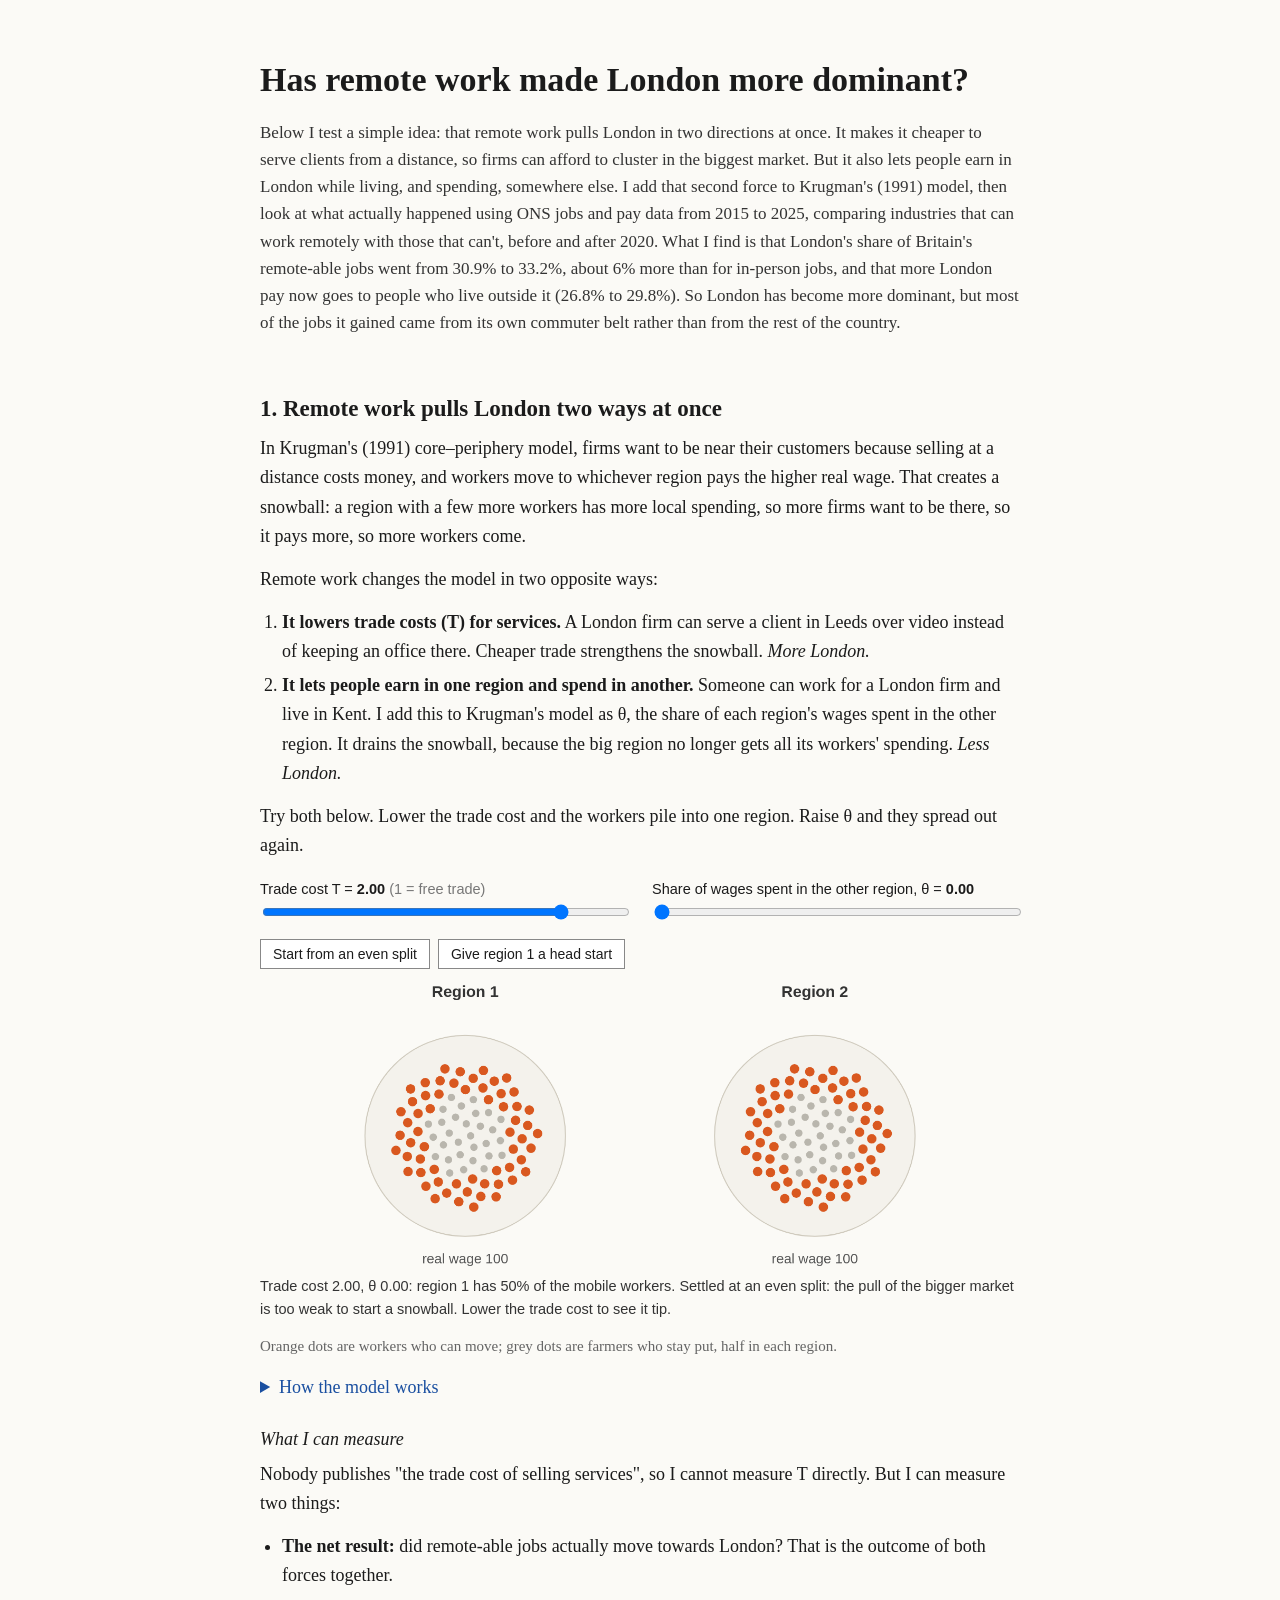
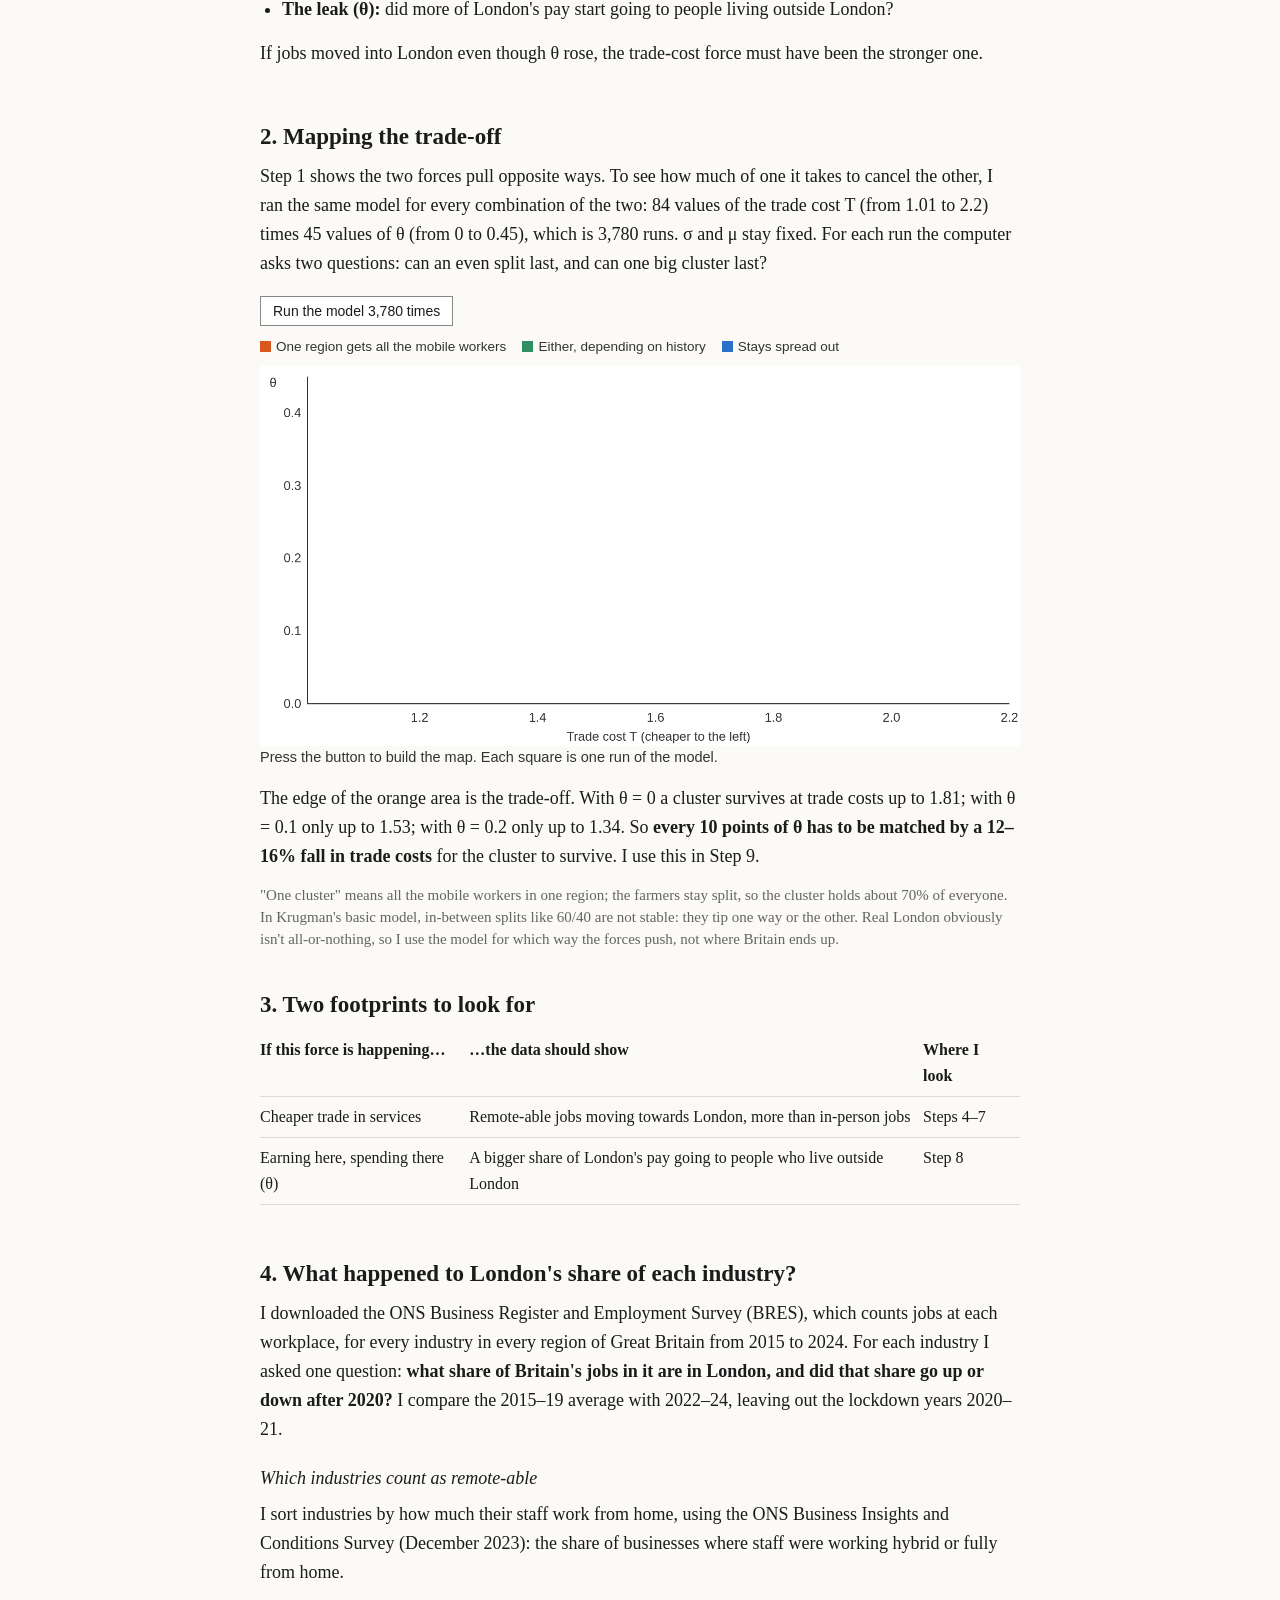
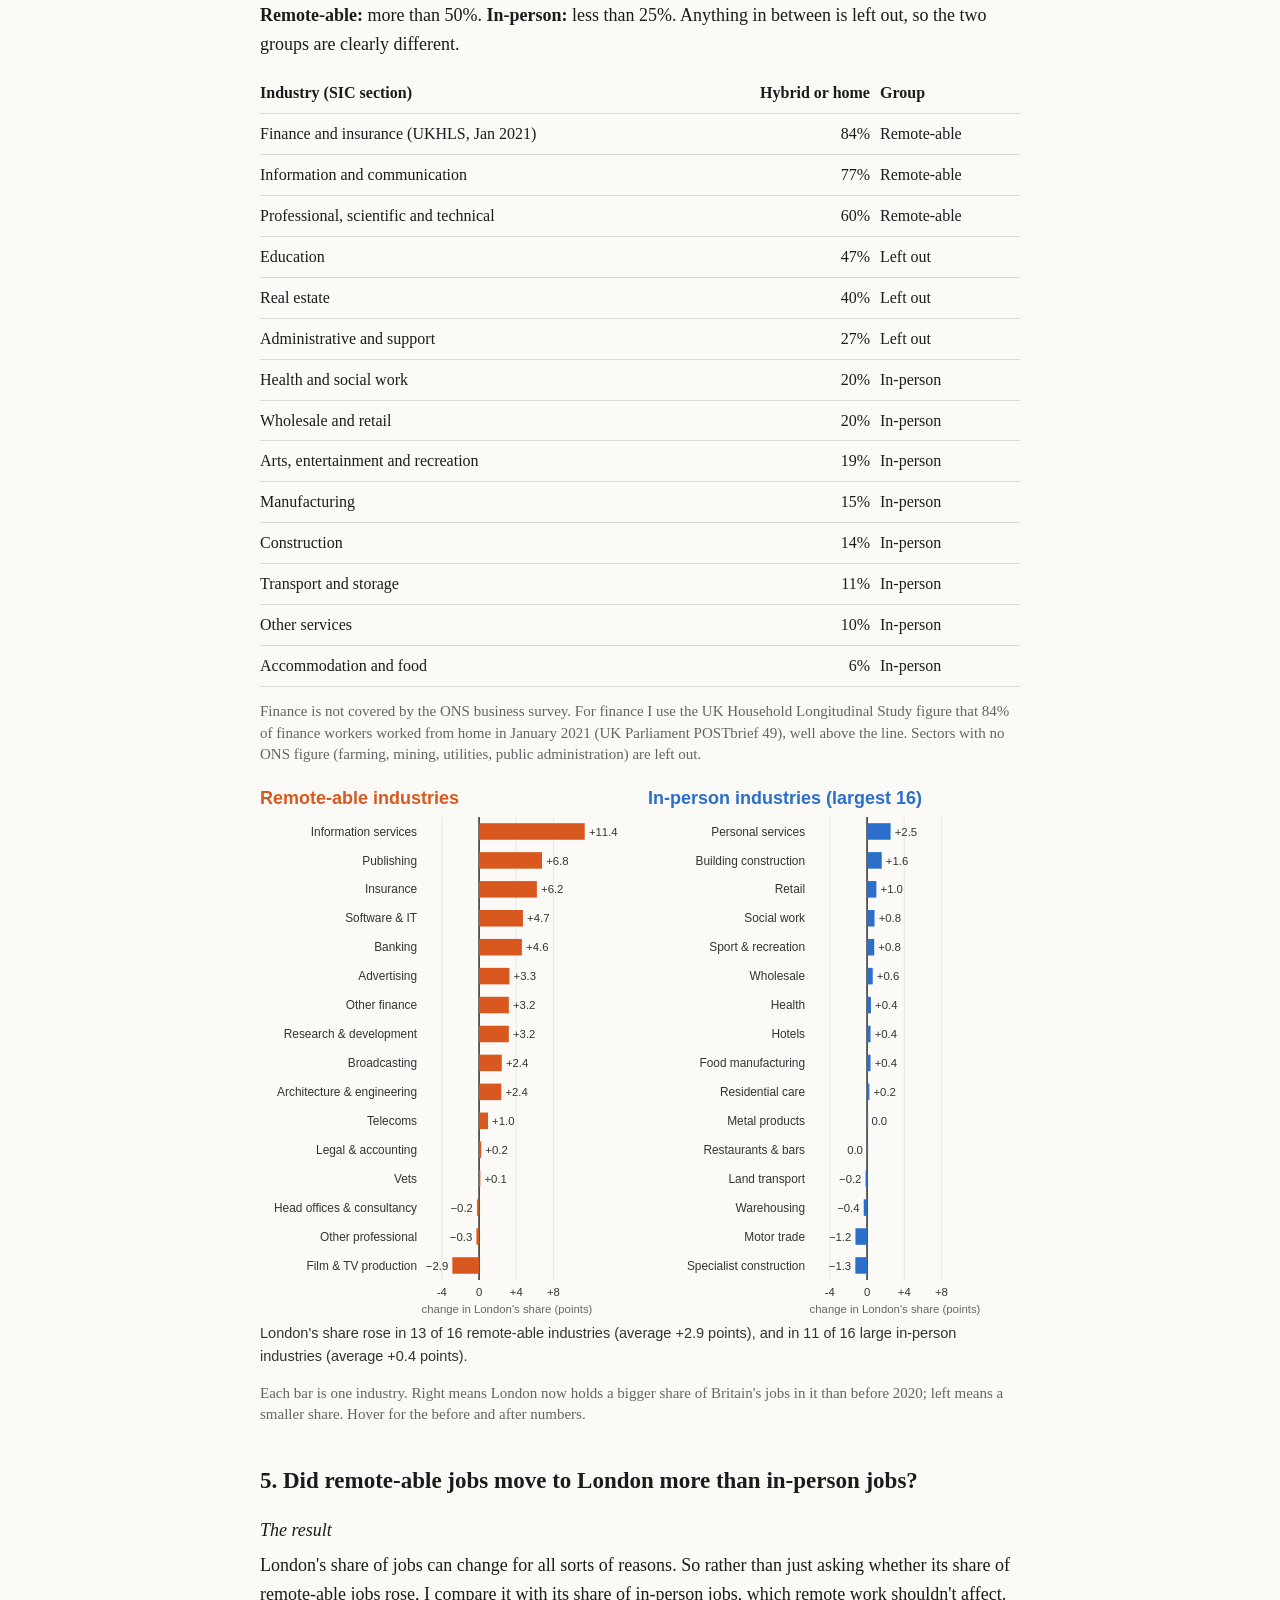
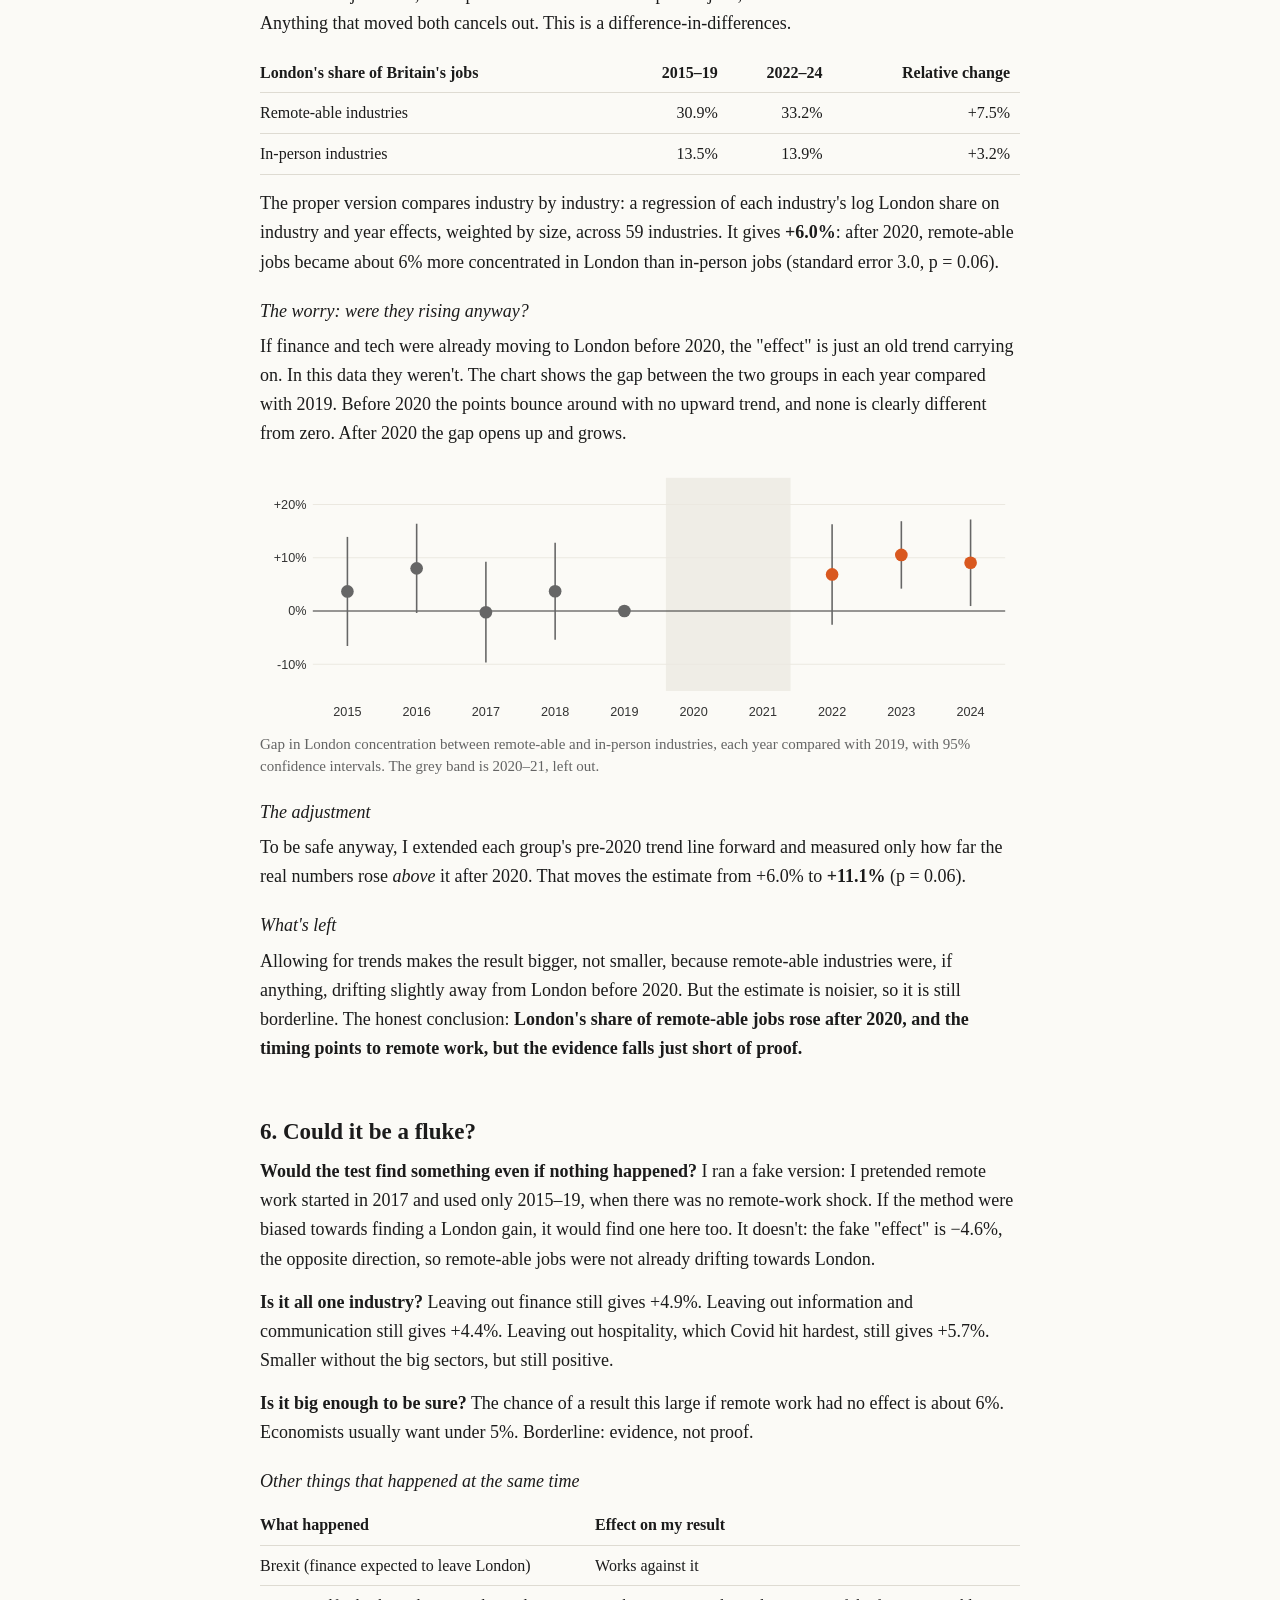
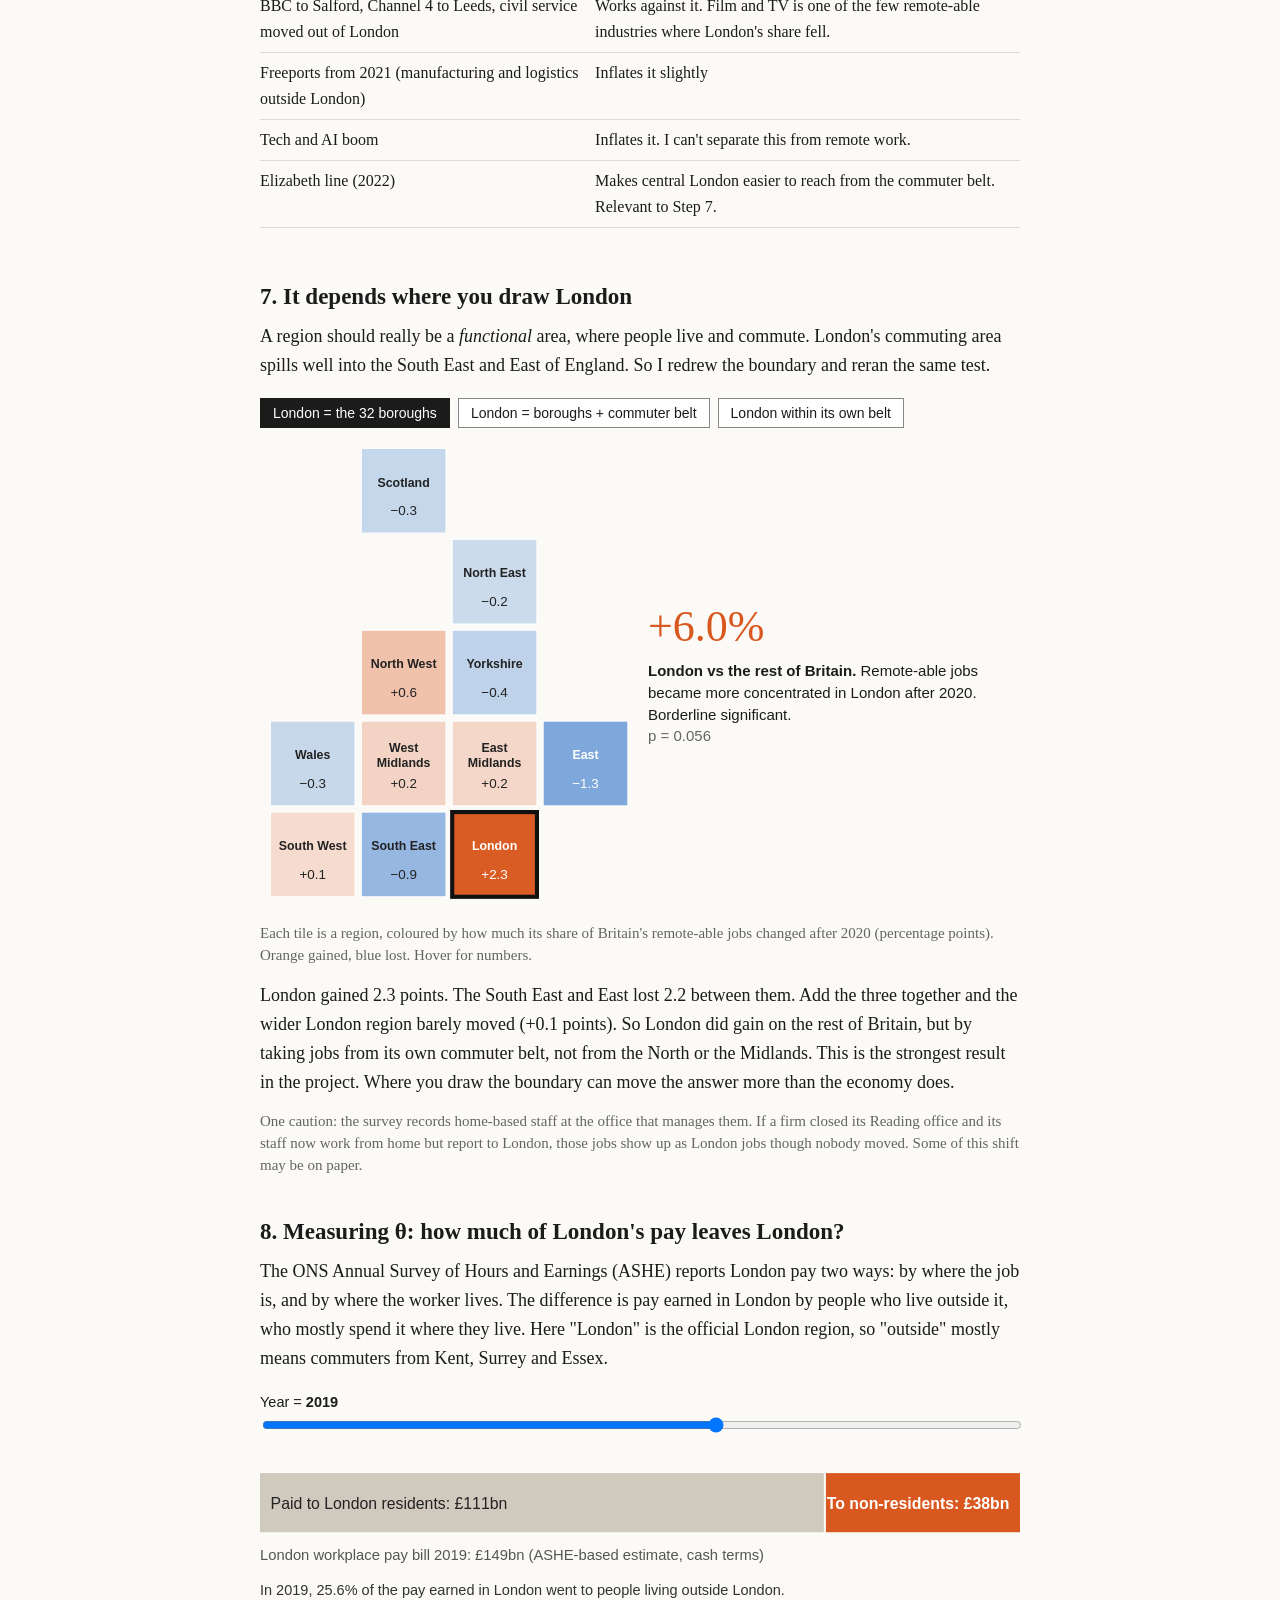
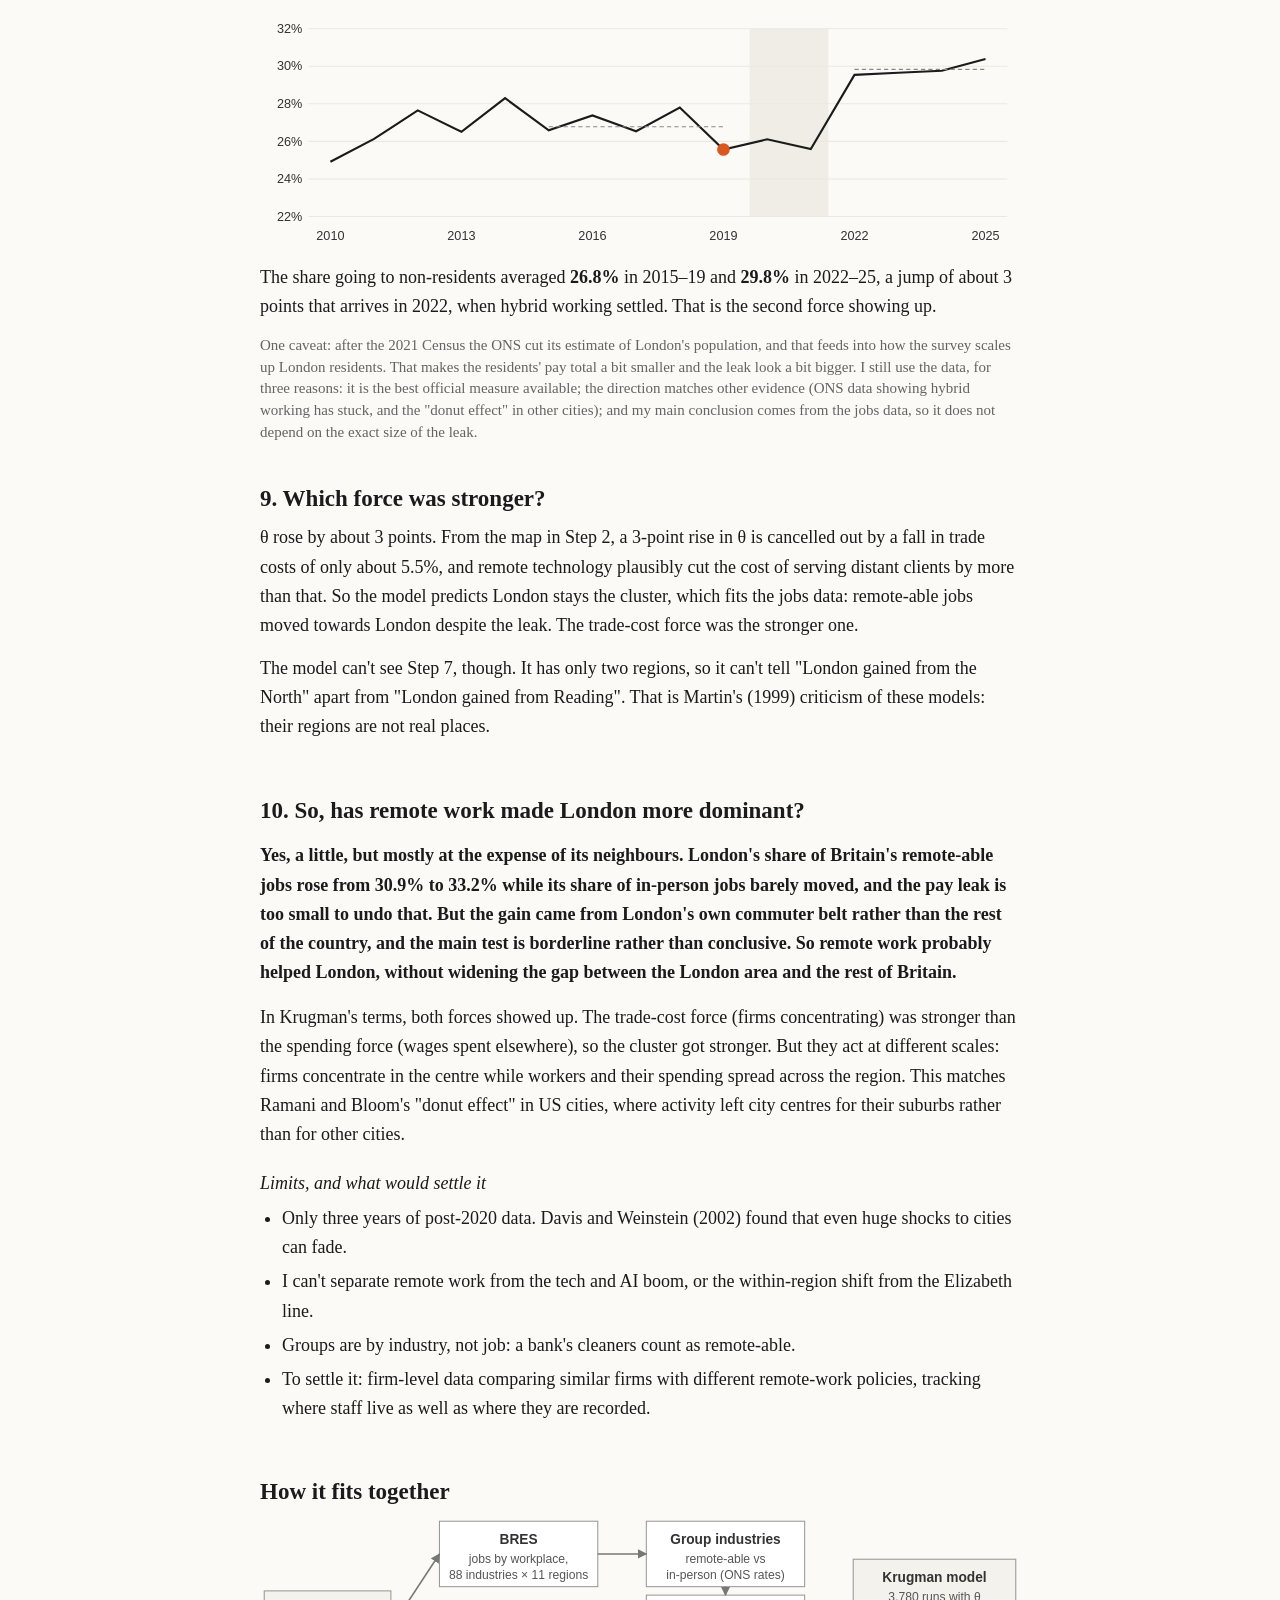
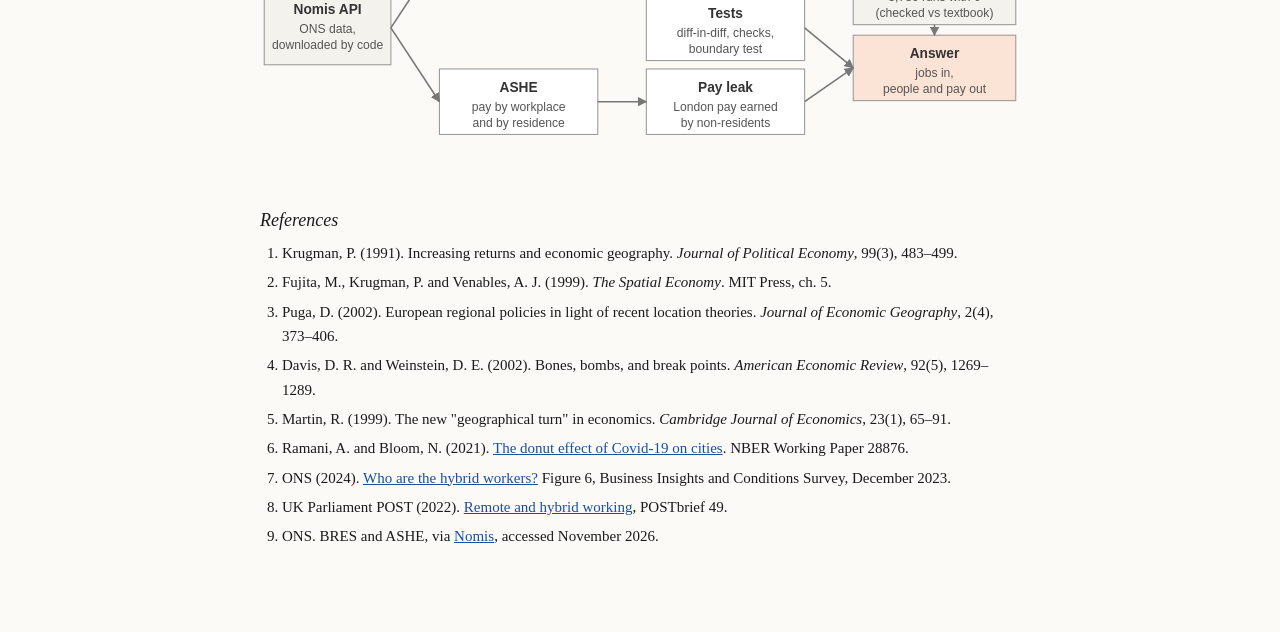
<file: supervision-3-remote-work-london/site/index.html>
<!DOCTYPE html>
<html lang="en-GB">
<head>
<meta charset="utf-8">
<meta name="viewport" content="width=device-width, initial-scale=1">
<title>Has remote work made London more dominant?</title>
<style>

:root { --ink:#1b1b1b; --grey:#646464; --faint:#9a9a9a; --rule:#dedbd2; --paper:#fbfaf6; --wash:#f1efe8; --link:#1a4fa0; --or:#d9581f; --bl:#2a6fc9; --gr:#2e8f63; }
html { background:var(--paper); }
body { margin:0; background:var(--paper); color:var(--ink); font-family:Georgia,"Times New Roman",serif; font-size:18px; line-height:1.62; }
.wrap { max-width:760px; margin:0 auto; padding:0 20px; }
header { padding:60px 0 26px; }
h1 { font-size:34px; line-height:1.2; font-weight:bold; margin:0 0 18px; }
.sub { font-size:20px; color:var(--grey); margin:0 0 14px; }
.by { font-size:15px; color:var(--grey); font-family:Arial,Helvetica,sans-serif; }
.step { padding:18px 0 8px; }
h2 { font-size:23px; line-height:1.3; font-weight:bold; margin:14px 0 10px; }
h3 { font-size:18px; font-style:italic; font-weight:normal; margin:20px 0 6px; }
p { margin:0 0 14px; }
a { color:var(--link); }
ul, ol { padding-left:22px; margin:0 0 14px; } li { margin-bottom:5px; }
.sans { font-family:Arial,Helvetica,sans-serif; }
.panel { margin:18px 0 14px; }
.panel canvas, .panel svg { display:block; width:100%; height:auto; }
.ctl { font-family:Arial,Helvetica,sans-serif; font-size:14.5px; display:grid; grid-template-columns:1fr 1fr; gap:10px 24px; margin:0 0 12px; }
.ctl label { display:block; }
.ctl input[type=range] { width:100%; }
.ctl b { font-variant-numeric:tabular-nums; }
.btns { font-family:Arial,Helvetica,sans-serif; display:flex; flex-wrap:wrap; gap:8px; margin:6px 0 10px; }
button { font:14px Arial,Helvetica,sans-serif; padding:6px 12px; border:1px solid #888; background:#fff; color:var(--ink); cursor:pointer; }
button:hover { border-color:var(--ink); }
button[aria-pressed=true] { background:var(--ink); color:#fff; border-color:var(--ink); }
.read { font-family:Arial,Helvetica,sans-serif; font-size:14.5px; color:#333; min-height:1.5em; }
.cap { font-size:15px; color:var(--grey); line-height:1.45; margin:8px 0 0; }
.key { font-family:Arial,Helvetica,sans-serif; font-size:13.5px; color:#333; display:flex; flex-wrap:wrap; gap:4px 16px; margin:4px 0 8px; }
.sq { display:inline-block; width:11px; height:11px; margin-right:5px; vertical-align:-1px; }
table { border-collapse:collapse; font-size:16px; width:100%; margin:8px 0 14px; }
th, td { padding:7px 10px 7px 0; border-bottom:1px solid var(--rule); text-align:left; vertical-align:top; }
td.n, th.n { text-align:right; font-variant-numeric:tabular-nums; white-space:nowrap; }
tr.hl td { font-weight:bold; }
.answer { font-weight:bold; margin:16px 0; }
.big { font-size:44px; line-height:1.05; font-family:Georgia,serif; }
.two { display:grid; grid-template-columns:1fr 1fr; gap:16px; }
@media (max-width:640px) { .ctl, .two { grid-template-columns:1fr; } h1 { font-size:30px; } }
#tip { position:fixed; pointer-events:none; background:#fff; border:1px solid #999; font:13px Arial,sans-serif; padding:5px 8px; display:none; z-index:9; max-width:260px; line-height:1.4; }
ol.refs { font-size:15px; }
footer { padding:30px 0 70px; }
details { margin:14px 0 18px; }
summary { cursor:pointer; color:var(--link); padding:2px 0; }
details[open] summary { margin-bottom:10px; }
.eq { font-family:"Courier New",monospace; font-size:14.5px; line-height:1.9; margin:6px 0 14px 12px; overflow-x:auto; white-space:nowrap; }

figure.panel { margin:14px 0; }
.abstract { font-size:17px; line-height:1.6; color:#333; margin:0; }
</style>
</head>
<body>
<div id="tip"></div>
<div class="wrap">

<header>
  <h1>Has remote work made London more dominant?</h1>
  <p class="abstract">Below I test a simple idea: that remote work pulls London in two directions at once. It makes it cheaper to serve clients from a distance, so firms can afford to cluster in the biggest market. But it also lets people earn in London while living, and spending, somewhere else. I add that second force to Krugman's (1991) model, then look at what actually happened using ONS jobs and pay data from 2015 to 2025, comparing industries that can work remotely with those that can't, before and after 2020. What I find is that London's share of Britain's remote-able jobs went from 30.9% to 33.2%, about 6% more than for in-person jobs, and that more London pay now goes to people who live outside it (26.8% to 29.8%). So London has become more dominant, but most of the jobs it gained came from its own commuter belt rather than from the rest of the country.</p>
</header>

<!-- STEP 1 -->
<section class="step">
  <h2>1. Remote work pulls London two ways at once</h2>
  <p>In Krugman's (1991) core–periphery model, firms want to be near their customers because selling at a distance costs money, and workers move to whichever region pays the higher real wage. That creates a snowball: a region with a few more workers has more local spending, so more firms want to be there, so it pays more, so more workers come.</p>
  <p>Remote work changes the model in two opposite ways:</p>
  <ol>
    <li><b>It lowers trade costs (T) for services.</b> A London firm can serve a client in Leeds over video instead of keeping an office there. Cheaper trade strengthens the snowball. <i>More London.</i></li>
    <li><b>It lets people earn in one region and spend in another.</b> Someone can work for a London firm and live in Kent. I add this to Krugman's model as θ, the share of each region's wages spent in the other region. It drains the snowball, because the big region no longer gets all its workers' spending. <i>Less London.</i></li>
  </ol>
  <p>Try both below. Lower the trade cost and the workers pile into one region. Raise θ and they spread out again.</p>
  <div class="panel">
    <div class="ctl">
      <label>Trade cost T = <b id="t1v"></b> <span style="color:#777">(1 = free trade)</span><input type="range" id="t1" min="1.05" max="2.2" step="0.01" value="2.0"></label>
      <label>Share of wages spent in the other region, θ = <b id="th1v"></b><input type="range" id="th1" min="0" max="0.45" step="0.01" value="0"></label>
    </div>
    <div class="btns"><button type="button" id="even">Start from an even split</button><button type="button" id="head">Give region 1 a head start</button></div>
    <canvas id="dots" width="1440" height="560" aria-label="Animated workers moving between two regions"></canvas>
    <p class="read" id="dotsread"></p>
    <p class="cap" style="margin-top:4px">Orange dots are workers who can move; grey dots are farmers who stay put, half in each region.</p>
  </div>
  <details>
    <summary>How the model works</summary>
    <p>The model is Krugman (1991) in the textbook form of Fujita, Krugman and Venables (1999, ch. 5). For any split of mobile workers between the regions (λ in region 1), four equations give each region's income, prices and wages:</p>
    <div class="eq">
      Income: &nbsp;Y₁ = μ[(1−θ)·λ·w₁ + θ·(1−λ)·w₂] + (1−μ)/2<br>
      Price index: &nbsp;G₁ = [λ·w₁^(1−σ) + (1−λ)·(T·w₂)^(1−σ)]^(1/(1−σ))<br>
      Wage: &nbsp;w₁ = [Y₁·G₁^(σ−1) + Y₂·G₂^(σ−1)·T^(1−σ)]^(1/σ)<br>
      Real wage: &nbsp;ω₁ = w₁·[(1−θ)·G₁^(−μ) + θ·G₂^(−μ)]
    </div>
    <p>Region 2 is the mirror image. The only change I made to Krugman is θ: a share θ of each region's wages is spent in the other region, so it enters the income and real-wage equations. With θ = 0 it is exactly Krugman's model.</p>
    <p>These equations cannot be solved by hand, because each region's wage depends on the other's. So the computer guesses the wages, plugs them in, gets a slightly better answer, and repeats until the answer stops changing. Then, about sixty times a second, it works out the real wage in each region, moves a few workers towards the region that pays more, and redraws the dots.</p>
    <p>Two numbers are held fixed at standard textbook values: σ = 5 (how different the products are from each other) and μ = 0.4 (the share of spending on these goods and services). As a check, with θ = 0 my code finds the textbook tipping points: the break point at T = 1.63 and the sustain point at T = 1.81, matching the published formulas to seven significant figures.</p>
  </details>
  <h3>What I can measure</h3>
  <p>Nobody publishes "the trade cost of selling services", so I cannot measure T directly. But I can measure two things:</p>
  <ul>
    <li><b>The net result:</b> did remote-able jobs actually move towards London? That is the outcome of both forces together.</li>
    <li><b>The leak (θ):</b> did more of London's pay start going to people living outside London?</li>
  </ul>
  <p>If jobs moved into London even though θ rose, the trade-cost force must have been the stronger one.</p>
</section>

<!-- STEP 2 -->
<section class="step">
  <h2>2. Mapping the trade-off</h2>
  <p>Step 1 shows the two forces pull opposite ways. To see how much of one it takes to cancel the other, I ran the same model for every combination of the two: 84 values of the trade cost T (from 1.01 to 2.2) times 45 values of θ (from 0 to 0.45), which is 3,780 runs. σ and μ stay fixed. For each run the computer asks two questions: can an even split last, and can one big cluster last?</p>
  <div class="panel">
    <div class="btns"><button type="button" id="runmap">Run the model 3,780 times</button></div>
    <div class="key"><span><i class="sq" style="background:var(--or)"></i>One region gets all the mobile workers</span><span><i class="sq" style="background:var(--gr)"></i>Either, depending on history</span><span><i class="sq" style="background:var(--bl)"></i>Stays spread out</span></div>
    <canvas id="map" width="1440" height="720" aria-label="Map of model outcomes for each trade cost and spending share"></canvas>
    <p class="read" id="mapread">Press the button to build the map. Each square is one run of the model.</p>
  </div>
  <p>The edge of the orange area is the trade-off. With θ = 0 a cluster survives at trade costs up to 1.81; with θ = 0.1 only up to 1.53; with θ = 0.2 only up to 1.34. So <b>every 10 points of θ has to be matched by a 12–16% fall in trade costs</b> for the cluster to survive. I use this in Step 9.</p>
  <p class="cap">"One cluster" means all the mobile workers in one region; the farmers stay split, so the cluster holds about 70% of everyone. In Krugman's basic model, in-between splits like 60/40 are not stable: they tip one way or the other. Real London obviously isn't all-or-nothing, so I use the model for which way the forces push, not where Britain ends up.</p>
</section>

<!-- STEP 3 -->
<section class="step">
  <h2>3. Two footprints to look for</h2>
  <table>
    <tr><th>If this force is happening…</th><th>…the data should show</th><th>Where I look</th></tr>
    <tr><td>Cheaper trade in services</td><td>Remote-able jobs moving towards London, more than in-person jobs</td><td>Steps 4–7</td></tr>
    <tr><td>Earning here, spending there (θ)</td><td>A bigger share of London's pay going to people who live outside London</td><td>Step 8</td></tr>
  </table>
</section>

<!-- STEP 4 -->
<section class="step">
  <h2>4. What happened to London's share of each industry?</h2>
  <p>I downloaded the ONS Business Register and Employment Survey (BRES), which counts jobs at each workplace, for every industry in every region of Great Britain from 2015 to 2024. For each industry I asked one question: <b>what share of Britain's jobs in it are in London, and did that share go up or down after 2020?</b> I compare the 2015–19 average with 2022–24, leaving out the lockdown years 2020–21.</p>
  <h3>Which industries count as remote-able</h3>
  <p>I sort industries by how much their staff work from home, using the ONS Business Insights and Conditions Survey (December 2023): the share of businesses where staff were working hybrid or fully from home.</p>
  <p><b>Remote-able:</b> more than 50%. <b>In-person:</b> less than 25%. Anything in between is left out, so the two groups are clearly different.</p>
  <table><tr><th>Industry (SIC section)</th><th class="n">Hybrid or home</th><th>Group</th></tr><tr><td>Finance and insurance (UKHLS, Jan 2021)</td><td class="n">84%</td><td>Remote-able</td></tr><tr><td>Information and communication</td><td class="n">77%</td><td>Remote-able</td></tr><tr><td>Professional, scientific and technical</td><td class="n">60%</td><td>Remote-able</td></tr><tr><td>Education</td><td class="n">47%</td><td>Left out</td></tr><tr><td>Real estate</td><td class="n">40%</td><td>Left out</td></tr><tr><td>Administrative and support</td><td class="n">27%</td><td>Left out</td></tr><tr><td>Health and social work</td><td class="n">20%</td><td>In-person</td></tr><tr><td>Wholesale and retail</td><td class="n">20%</td><td>In-person</td></tr><tr><td>Arts, entertainment and recreation</td><td class="n">19%</td><td>In-person</td></tr><tr><td>Manufacturing</td><td class="n">15%</td><td>In-person</td></tr><tr><td>Construction</td><td class="n">14%</td><td>In-person</td></tr><tr><td>Transport and storage</td><td class="n">11%</td><td>In-person</td></tr><tr><td>Other services</td><td class="n">10%</td><td>In-person</td></tr><tr><td>Accommodation and food</td><td class="n">6%</td><td>In-person</td></tr></table>
  <p class="cap">Finance is not covered by the ONS business survey. For finance I use the UK Household Longitudinal Study figure that 84% of finance workers worked from home in January 2021 (UK Parliament POSTbrief 49), well above the line. Sectors with no ONS figure (farming, mining, utilities, public administration) are left out.</p>
  <div class="panel">
    <div class="two">
      <div><div class="sans" style="font-weight:bold;color:var(--or);margin-bottom:4px">Remote-able industries</div><svg id="barsR" viewBox="0 0 360 500" role="img" aria-label="Change in London's share, remote-able industries"></svg></div>
      <div><div class="sans" style="font-weight:bold;color:var(--bl);margin-bottom:4px">In-person industries (largest 16)</div><svg id="barsP" viewBox="0 0 360 500" role="img" aria-label="Change in London's share, in-person industries"></svg></div>
    </div>
    <p class="read" id="barsread"></p>
  </div>
  <p class="cap">Each bar is one industry. Right means London now holds a bigger share of Britain's jobs in it than before 2020; left means a smaller share. Hover for the before and after numbers.</p>
</section>

<!-- STEP 5 -->
<section class="step">
  <h2>5. Did remote-able jobs move to London more than in-person jobs?</h2>
  <h3>The result</h3>
  <p>London's share of jobs can change for all sorts of reasons. So rather than just asking whether its share of remote-able jobs rose, I compare it with its share of in-person jobs, which remote work shouldn't affect. Anything that moved both cancels out. This is a difference-in-differences.</p>
  <table>
    <tr><th>London's share of Britain's jobs</th><th class="n">2015–19</th><th class="n">2022–24</th><th class="n">Relative change</th></tr>
    <tr><td>Remote-able industries</td><td class="n">30.9%</td><td class="n">33.2%</td><td class="n">+7.5%</td></tr>
    <tr><td>In-person industries</td><td class="n">13.5%</td><td class="n">13.9%</td><td class="n">+3.2%</td></tr>
  </table>
  <p>The proper version compares industry by industry: a regression of each industry's log London share on industry and year effects, weighted by size, across 59 industries. It gives <b>+6.0%</b>: after 2020, remote-able jobs became about 6% more concentrated in London than in-person jobs (standard error 3.0, p = 0.06).</p>
  <h3>The worry: were they rising anyway?</h3>
  <p>If finance and tech were already moving to London before 2020, the "effect" is just an old trend carrying on. In this data they weren't. The chart shows the gap between the two groups in each year compared with 2019. Before 2020 the points bounce around with no upward trend, and none is clearly different from zero. After 2020 the gap opens up and grows.</p>
  <figure class="panel">
    <svg id="event" viewBox="0 0 720 250" role="img" aria-label="Gap between remote-able and in-person industries each year"></svg>
    <p class="cap">Gap in London concentration between remote-able and in-person industries, each year compared with 2019, with 95% confidence intervals. The grey band is 2020–21, left out.</p>
  </figure>
  <h3>The adjustment</h3>
  <p>To be safe anyway, I extended each group's pre-2020 trend line forward and measured only how far the real numbers rose <i>above</i> it after 2020. That moves the estimate from +6.0% to <b>+11.1%</b> (p = 0.06).</p>
  <h3>What's left</h3>
  <p>Allowing for trends makes the result bigger, not smaller, because remote-able industries were, if anything, drifting slightly away from London before 2020. But the estimate is noisier, so it is still borderline. The honest conclusion: <b>London's share of remote-able jobs rose after 2020, and the timing points to remote work, but the evidence falls just short of proof.</b></p>
</section>

<!-- STEP 6 -->
<section class="step">
  <h2>6. Could it be a fluke?</h2>
  <p><b>Would the test find something even if nothing happened?</b> I ran a fake version: I pretended remote work started in 2017 and used only 2015–19, when there was no remote-work shock. If the method were biased towards finding a London gain, it would find one here too. It doesn't: the fake "effect" is −4.6%, the opposite direction, so remote-able jobs were not already drifting towards London.</p>
  <p><b>Is it all one industry?</b> Leaving out finance still gives +4.9%. Leaving out information and communication still gives +4.4%. Leaving out hospitality, which Covid hit hardest, still gives +5.7%. Smaller without the big sectors, but still positive.</p>
  <p><b>Is it big enough to be sure?</b> The chance of a result this large if remote work had no effect is about 6%. Economists usually want under 5%. Borderline: evidence, not proof.</p>
  <h3>Other things that happened at the same time</h3>
  <table>
    <tr><th>What happened</th><th>Effect on my result</th></tr>
    <tr><td>Brexit (finance expected to leave London)</td><td>Works against it</td></tr>
    <tr><td>BBC to Salford, Channel 4 to Leeds, civil service moved out of London</td><td>Works against it. Film and TV is one of the few remote-able industries where London's share fell.</td></tr>
    <tr><td>Freeports from 2021 (manufacturing and logistics outside London)</td><td>Inflates it slightly</td></tr>
    <tr><td>Tech and AI boom</td><td>Inflates it. I can't separate this from remote work.</td></tr>
    <tr><td>Elizabeth line (2022)</td><td>Makes central London easier to reach from the commuter belt. Relevant to Step 7.</td></tr>
  </table>
</section>

<!-- STEP 7 -->
<section class="step">
  <h2>7. It depends where you draw London</h2>
  <p>A region should really be a <i>functional</i> area, where people live and commute. London's commuting area spills well into the South East and East of England. So I redrew the boundary and reran the same test.</p>
  <div class="panel">
    <div class="btns"><button type="button" class="bd" data-b="L" aria-pressed="true">London = the 32 boroughs</button><button type="button" class="bd" data-b="G" aria-pressed="false">London = boroughs + commuter belt</button><button type="button" class="bd" data-b="W" aria-pressed="false">London within its own belt</button></div>
    <div class="two">
      <svg id="tiles" viewBox="0 0 360 460" role="img" aria-label="Change in each region's share of remote-able jobs"></svg>
      <div class="sans" style="display:flex;flex-direction:column;justify-content:center;gap:10px">
        <div class="big" id="bdnum"></div>
        <div id="bdtxt" style="font-size:15px;line-height:1.45"></div>
      </div>
    </div>
    <p class="cap" style="margin-top:10px">Each tile is a region, coloured by how much its share of Britain's remote-able jobs changed after 2020 (percentage points). Orange gained, blue lost. Hover for numbers.</p>
  </div>
  <p>London gained 2.3 points. The South East and East lost 2.2 between them. Add the three together and the wider London region barely moved (+0.1 points). So London did gain on the rest of Britain, but by taking jobs from its own commuter belt, not from the North or the Midlands. This is the strongest result in the project. Where you draw the boundary can move the answer more than the economy does.</p>
  <p class="cap">One caution: the survey records home-based staff at the office that manages them. If a firm closed its Reading office and its staff now work from home but report to London, those jobs show up as London jobs though nobody moved. Some of this shift may be on paper.</p>
</section>

<!-- STEP 8 -->
<section class="step">
  <h2>8. Measuring θ: how much of London's pay leaves London?</h2>
  <p>The ONS Annual Survey of Hours and Earnings (ASHE) reports London pay two ways: by where the job is, and by where the worker lives. The difference is pay earned in London by people who live outside it, who mostly spend it where they live. Here "London" is the official London region, so "outside" mostly means commuters from Kent, Surrey and Essex.</p>
  <div class="panel">
    <div class="ctl" style="grid-template-columns:1fr"><label>Year = <b id="yv"></b><input type="range" id="yr" min="2010" max="2025" step="1" value="2019"></label></div>
    <svg id="leakbar" viewBox="0 0 720 120" role="img" aria-label="London pay bill split between residents and non-residents"></svg>
    <p class="read" id="leakread"></p>
    <svg id="leakline" viewBox="0 0 720 220" role="img" aria-label="Share of London pay going to non-residents over time"></svg>
  </div>
  <p>The share going to non-residents averaged <b>26.8%</b> in 2015–19 and <b>29.8%</b> in 2022–25, a jump of about 3 points that arrives in 2022, when hybrid working settled. That is the second force showing up.</p>
  <p class="cap">One caveat: after the 2021 Census the ONS cut its estimate of London's population, and that feeds into how the survey scales up London residents. That makes the residents' pay total a bit smaller and the leak look a bit bigger. I still use the data, for three reasons: it is the best official measure available; the direction matches other evidence (ONS data showing hybrid working has stuck, and the "donut effect" in other cities); and my main conclusion comes from the jobs data, so it does not depend on the exact size of the leak.</p>
</section>

<!-- STEP 9 -->
<section class="step">
  <h2>9. Which force was stronger?</h2>
  <p>θ rose by about 3 points. From the map in Step 2, a 3-point rise in θ is cancelled out by a fall in trade costs of only about 5.5%, and remote technology plausibly cut the cost of serving distant clients by more than that. So the model predicts London stays the cluster, which fits the jobs data: remote-able jobs moved towards London despite the leak. The trade-cost force was the stronger one.</p>
  <p>The model can't see Step 7, though. It has only two regions, so it can't tell "London gained from the North" apart from "London gained from Reading". That is Martin's (1999) criticism of these models: their regions are not real places.</p>
</section>

<!-- STEP 10 -->
<section class="step">
  <h2>10. So, has remote work made London more dominant?</h2>
  <p class="answer">Yes, a little, but mostly at the expense of its neighbours. London's share of Britain's remote-able jobs rose from 30.9% to 33.2% while its share of in-person jobs barely moved, and the pay leak is too small to undo that. But the gain came from London's own commuter belt rather than the rest of the country, and the main test is borderline rather than conclusive. So remote work probably helped London, without widening the gap between the London area and the rest of Britain.</p>
  <p>In Krugman's terms, both forces showed up. The trade-cost force (firms concentrating) was stronger than the spending force (wages spent elsewhere), so the cluster got stronger. But they act at different scales: firms concentrate in the centre while workers and their spending spread across the region. This matches Ramani and Bloom's "donut effect" in US cities, where activity left city centres for their suburbs rather than for other cities.</p>
  <h3>Limits, and what would settle it</h3>
  <ul>
    <li>Only three years of post-2020 data. Davis and Weinstein (2002) found that even huge shocks to cities can fade.</li>
    <li>I can't separate remote work from the tech and AI boom, or the within-region shift from the Elizabeth line.</li>
    <li>Groups are by industry, not job: a bank's cleaners count as remote-able.</li>
    <li>To settle it: firm-level data comparing similar firms with different remote-work policies, tracking where staff live as well as where they are recorded.</li>
  </ul>
</section>

<section class="step">
  <h2>How it fits together</h2>
  <svg id="pipe" viewBox="0 0 720 210" role="img" aria-label="Data pipeline from the Nomis API to the results"></svg>
</section>

<footer>
  <h3>References</h3>
  <ol class="refs">
    <li>Krugman, P. (1991). Increasing returns and economic geography. <i>Journal of Political Economy</i>, 99(3), 483–499.</li>
    <li>Fujita, M., Krugman, P. and Venables, A. J. (1999). <i>The Spatial Economy</i>. MIT Press, ch. 5.</li>
    <li>Puga, D. (2002). European regional policies in light of recent location theories. <i>Journal of Economic Geography</i>, 2(4), 373–406.</li>
    <li>Davis, D. R. and Weinstein, D. E. (2002). Bones, bombs, and break points. <i>American Economic Review</i>, 92(5), 1269–1289.</li>
    <li>Martin, R. (1999). The new "geographical turn" in economics. <i>Cambridge Journal of Economics</i>, 23(1), 65–91.</li>
    <li>Ramani, A. and Bloom, N. (2021). <a href="https://www.nber.org/papers/w28876">The donut effect of Covid-19 on cities</a>. NBER Working Paper 28876.</li>
    <li>ONS (2024). <a href="https://www.ons.gov.uk/employmentandlabourmarket/peopleinwork/employmentandemployeetypes/articles/whoarethehybridworkers/2024-11-11">Who are the hybrid workers?</a> Figure 6, Business Insights and Conditions Survey, December 2023.</li>
    <li>UK Parliament POST (2022). <a href="https://researchbriefings.files.parliament.uk/documents/POST-PB-0049/POST-PB-0049.pdf">Remote and hybrid working</a>, POSTbrief 49.</li>
    <li>ONS. BRES and ASHE, via <a href="https://www.nomisweb.co.uk/">Nomis</a>, accessed November 2026.</li>
  </ol>
</footer>
</div>

<script>
const DATA = {"industries":[{"div":1,"section":"A","group":null,"pre":0.2562063786553582,"post":0.26574957011098954,"size":4471.7,"name":"Farming"},{"div":2,"section":"A","group":null,"pre":3.30188679245283,"post":3.761755485893417,"size":187.6,"name":"Forestry"},{"div":3,"section":"A","group":null,"pre":0.8113590263691683,"post":1.6528925619834711,"size":107.6,"name":"Fishing"},{"div":6,"section":"B","group":null,"pre":14.744525547445257,"post":12.32876712328767,"size":131.6,"name":"Oil & gas extraction"},{"div":8,"section":"B","group":null,"pre":2.3255813953488373,"post":2.5974025974025974,"size":179.0,"name":"Quarrying"},{"div":9,"section":"B","group":null,"pre":2.366255144032922,"post":2.6476578411405294,"size":177.9,"name":"Mining support"},{"div":10,"section":"C","group":"P","pre":7.641921397379912,"post":8.013640238704177,"size":3748.0,"name":"Food manufacturing"},{"div":11,"section":"C","group":"P","pre":10.272638753651412,"post":12.040557667934094,"size":456.9,"name":"Drinks manufacturing"},{"div":13,"section":"C","group":"P","pre":3.3419023136246784,"post":4.183535762483131,"size":518.5,"name":"Textiles"},{"div":14,"section":"C","group":"P","pre":25.712025316455694,"post":19.51951951951952,"size":239.3,"name":"Clothing manufacturing"},{"div":16,"section":"C","group":"P","pre":2.6047565118912797,"post":4.003443822643134,"size":729.3,"name":"Wood products"},{"div":17,"section":"C","group":"P","pre":1.9274376417233559,"post":2.8112449799196786,"size":514.7,"name":"Paper products"},{"div":18,"section":"C","group":"P","pre":11.641221374045802,"post":12.184508268059181,"size":914.3,"name":"Printing"},{"div":20,"section":"C","group":"P","pre":2.37382378100941,"post":4.534183492738221,"size":926.4,"name":"Chemicals"},{"div":21,"section":"C","group":"P","pre":5.002689618074233,"post":5.794831636648395,"size":389.9,"name":"Pharmaceuticals"},{"div":22,"section":"C","group":"P","pre":3.2217308907138342,"post":1.6579604814898932,"size":1522.3,"name":"Rubber & plastics"},{"div":23,"section":"C","group":"P","pre":5.489021956087824,"post":3.122497998398719,"size":813.1,"name":"Glass, cement & ceramics"},{"div":24,"section":"C","group":"P","pre":1.142513529765484,"post":0.930460333006856,"size":674.3,"name":"Basic metals"},{"div":25,"section":"C","group":"P","pre":3.11284046692607,"post":3.132530120481928,"size":2935.0,"name":"Metal products"},{"div":26,"section":"C","group":"P","pre":3.8648211396728382,"post":4.196816208393632,"size":1117.3,"name":"Computers & electronics"},{"div":27,"section":"C","group":"P","pre":3.811485964460469,"post":2.842497670083877,"size":739.4,"name":"Electrical equipment"},{"div":28,"section":"C","group":"P","pre":1.7535710138195333,"post":1.545972335231896,"size":1673.2,"name":"Machinery"},{"div":29,"section":"C","group":"P","pre":2.644836272040302,"post":2.0334928229665072,"size":1533.5,"name":"Motor vehicles"},{"div":30,"section":"C","group":"P","pre":1.1660018410555384,"post":1.5392781316348196,"size":1288.9,"name":"Other transport equipment"},{"div":31,"section":"C","group":"P","pre":4.204625087596356,"post":5.540780141843971,"size":821.7,"name":"Furniture"},{"div":32,"section":"C","group":"P","pre":7.75995861355406,"post":8.445297504798464,"size":806.4,"name":"Other manufacturing"},{"div":33,"section":"C","group":"P","pre":7.749381698268755,"post":10.263157894736842,"size":1247.1,"name":"Machinery repair"},{"div":35,"section":"D","group":null,"pre":9.228441754916792,"post":11.554332874828061,"size":1295.5,"name":"Electricity & gas"},{"div":36,"section":"E","group":null,"pre":1.6967126193001063,"post":1.386001386001386,"size":423.6,"name":"Water supply"},{"div":37,"section":"E","group":null,"pre":10.45045045045045,"post":6.625766871165645,"size":236.1,"name":"Sewerage"},{"div":38,"section":"E","group":null,"pre":9.050445103857568,"post":10.942956926658907,"size":1369.5,"name":"Waste"},{"div":41,"section":"F","group":"P","pre":17.20524017467249,"post":18.781407035175878,"size":4844.0,"name":"Building construction"},{"div":42,"section":"F","group":"P","pre":10.869565217391305,"post":10.299003322259136,"size":2081.0,"name":"Civil engineering"},{"div":43,"section":"F","group":"P","pre":10.582403965303595,"post":9.322678843226788,"size":8349.0,"name":"Specialist construction"},{"div":45,"section":"G","group":"P","pre":7.5505140021269055,"post":6.301050175029172,"size":5623.0,"name":"Motor trade"},{"div":46,"section":"G","group":"P","pre":13.385293120975941,"post":13.993665418946154,"size":11584.0,"name":"Wholesale"},{"div":47,"section":"G","group":"P","pre":14.571923743500866,"post":15.572443004858602,"size":28145.0,"name":"Retail"},{"div":49,"section":"H","group":"P","pre":17.796315606534584,"post":17.636363636363637,"size":5737.0,"name":"Land transport"},{"div":50,"section":"H","group":"P","pre":23.448275862068964,"post":16.94915254237288,"size":142.0,"name":"Water transport"},{"div":51,"section":"H","group":"P","pre":48.589341692789965,"post":47.47899159663865,"size":758.3,"name":"Air transport"},{"div":52,"section":"H","group":"P","pre":11.718161266013565,"post":11.359126984126984,"size":5901.0,"name":"Warehousing"},{"div":53,"section":"H","group":"P","pre":12.950819672131148,"post":12.34718826405868,"size":2551.0,"name":"Post & couriers"},{"div":55,"section":"I","group":"P","pre":15.682107947301319,"post":16.055363321799305,"size":4609.0,"name":"Hotels"},{"div":56,"section":"I","group":"P","pre":18.731252083101875,"post":18.73062489802578,"size":18837.0,"name":"Restaurants & bars"},{"div":58,"section":"J","group":"R","pre":44.258938415498505,"post":51.028806584362144,"size":1226.8,"name":"Publishing"},{"div":59,"section":"J","group":"R","pre":55.08771929824562,"post":52.215568862275454,"size":1257.1,"name":"Film & TV production"},{"div":60,"section":"J","group":"R","pre":63.26530612244898,"post":65.70841889117042,"size":421.9,"name":"Broadcasting"},{"div":61,"section":"J","group":"R","pre":19.07514450867052,"post":20.03257328990228,"size":2078.0,"name":"Telecoms"},{"div":62,"section":"J","group":"R","pre":28.494010268111808,"post":33.210934312525495,"size":7449.0,"name":"Software & IT"},{"div":63,"section":"J","group":"R","pre":41.364491001880204,"post":52.72793848407177,"size":819.4,"name":"Information services"},{"div":64,"section":"K","group":"R","pre":38.03331978870378,"post":42.64099037138927,"size":4847.0,"name":"Banking"},{"div":65,"section":"K","group":"R","pre":18.900675024108004,"post":25.117213663764232,"size":1040.7,"name":"Insurance"},{"div":66,"section":"K","group":"R","pre":38.247191011235955,"post":41.45150034891835,"size":4631.0,"name":"Other finance"},{"div":68,"section":"L","group":null,"pre":24.329159212880143,"post":25.880551301684534,"size":5940.0,"name":"Real estate"},{"div":69,"section":"M","group":"R","pre":30.329914056002217,"post":30.557768924302785,"size":7729.0,"name":"Legal & accounting"},{"div":70,"section":"M","group":"R","pre":32.56637168141593,"post":32.34649122807017,"size":8285.0,"name":"Head offices & consultancy"},{"div":71,"section":"M","group":"R","pre":17.92799412196914,"post":20.318960425280565,"size":5500.0,"name":"Architecture & engineering"},{"div":72,"section":"M","group":"R","pre":14.929658340511054,"post":18.12977099236641,"size":1519.4,"name":"Research & development"},{"div":73,"section":"M","group":"R","pre":46.569205376090544,"post":49.832717027645714,"size":1736.1,"name":"Advertising"},{"div":74,"section":"M","group":"R","pre":27.83603431839847,"post":27.55344418052256,"size":2092.0,"name":"Other professional"},{"div":75,"section":"M","group":"R","pre":4.626865671641791,"post":4.765687053216839,"size":744.6,"name":"Vets"},{"div":77,"section":"N","group":null,"pre":11.929397443700548,"post":9.448818897637794,"size":1631.0,"name":"Rental & leasing"},{"div":78,"section":"N","group":null,"pre":19.76407284768212,"post":20.757314974182446,"size":9660.0,"name":"Recruitment"},{"div":79,"section":"N","group":null,"pre":27.58336764100453,"post":28.163427211424036,"size":887.2,"name":"Travel agencies"},{"div":80,"section":"N","group":null,"pre":29.365853658536583,"post":33.18318318318318,"size":2089.5,"name":"Security"},{"div":81,"section":"N","group":null,"pre":19.888268156424584,"post":16.600616468516073,"size":7347.0,"name":"Cleaning & building services"},{"div":82,"section":"N","group":null,"pre":23.41796134899583,"post":26.32530120481928,"size":5383.0,"name":"Office support"},{"div":84,"section":"O","group":null,"pre":17.237048665620094,"post":17.29559748427673,"size":13560.0,"name":"Public administration"},{"div":85,"section":"P","group":null,"pre":14.63377377224471,"post":14.834140887066717,"size":26405.0,"name":"Education"},{"div":86,"section":"Q","group":"P","pre":14.32057875010895,"post":14.735017335314513,"size":24628.0,"name":"Health"},{"div":87,"section":"Q","group":"P","pre":8.515950069348127,"post":8.762659621312197,"size":7315.0,"name":"Residential care"},{"div":88,"section":"Q","group":"P","pre":15.138919273681909,"post":15.940450254175746,"size":9026.0,"name":"Social work"},{"div":90,"section":"R","group":"P","pre":40.421792618629176,"post":40.10938924339107,"size":1032.7,"name":"Arts"},{"div":91,"section":"R","group":"P","pre":20.812685827552034,"post":19.51219512195122,"size":1021.5,"name":"Museums & libraries"},{"div":92,"section":"R","group":"P","pre":22.002200220022004,"post":21.02908277404922,"size":832.0,"name":"Gambling"},{"div":93,"section":"R","group":"P","pre":12.662057044079516,"post":13.428943937418513,"size":4742.0,"name":"Sport & recreation"},{"div":94,"section":"S","group":"P","pre":25.10460251046025,"post":26.337448559670783,"size":2398.0,"name":"Membership organisations"},{"div":95,"section":"S","group":"P","pre":13.290229885057473,"post":19.335347432024168,"size":547.8,"name":"Repairs"},{"div":96,"section":"S","group":"P","pre":16.530849825378347,"post":19.06158357771261,"size":3384.0,"name":"Personal services"}],"event":[[2015,3.673233489137267,5.222444477545529],[2016,8.006546582026264,4.271334898548001],[2017,-0.22593523185788267,4.820815563364382],[2018,3.714230188630152,4.6364042838740005],[2019,0,0],[2022,6.862924518239877,4.807563206306535],[2023,10.525441413281806,3.228014619838998],[2024,9.055525152704025,4.143190685865262]],"leak":{"years":[2010,2011,2012,2013,2014,2015,2016,2017,2018,2019,2020,2021,2022,2023,2024,2025],"share":[24.92,26.13,27.65,26.51,28.3,26.59,27.38,26.54,27.8,25.57,26.11,25.59,29.54,29.65,29.76,30.38],"bill_bn":[120.7,124.7,121.6,127.7,129.9,125.4,132.1,140.9,148.4,148.8,151.4,158.8,158.6,171.9,204.3,234.9],"nonres_bn":[30.1,32.6,33.6,33.8,36.8,33.4,36.2,37.4,41.3,38.1,39.5,40.6,46.8,51.0,60.8,71.4],"pre":26.774611494299467,"post":29.83377161854522,"pay_gap_pre":10.25279480881295,"pay_gap_post":10.578548123062632},"regions":{"East Midlands":0.17,"East":-1.26,"London":2.32,"North East":-0.21,"North West":0.57,"Scotland":-0.31,"South East":-0.95,"South West":0.1,"Wales":-0.26,"West Midlands":0.23,"Yorkshire and The Humber":-0.4},"boundary":{"london_vs_gb":{"effect":5.951383168478341,"se":3.024458391333983,"p":0.05595041211200422},"gse_vs_gb":{"effect":-1.0024224939983895,"se":1.2594352700149318,"p":0.4237419131987825},"london_within_gse":{"effect":6.700516873428031,"se":2.2990778859469327,"p":0.004788180244936196}}};
(function () {
  "use strict";
  const $ = id => document.getElementById(id);
  const tip = $("tip");
  const show = (h, ev) => { tip.innerHTML = h; tip.style.display = "block"; tip.style.left = Math.min(ev.clientX + 14, innerWidth - 280) + "px"; tip.style.top = ev.clientY + 14 + "px"; };
  const hide = () => tip.style.display = "none";
  const NS = "http://www.w3.org/2000/svg";
  const el = (t, a, p) => { const e = document.createElementNS(NS, t); for (const k in a) e.setAttribute(k, a[k]); if (p) p.appendChild(e); return e; };
  const tx = (p, x, y, s, a) => { const t = el("text", Object.assign({ x, y, "font-family": "Arial, sans-serif", "font-size": 12, fill: "#333" }, a || {}), p); t.textContent = s; return t; };
  const css = n => getComputedStyle(document.documentElement).getPropertyValue(n).trim();
  const OR = css("--or"), BL = css("--bl"), GR = css("--gr");
  const sgn = v => { const r = Math.round(v * 10) / 10; return (r > 0 ? "+" : r < 0 ? "−" : "") + Math.abs(r).toFixed(1); };

  // ================= model (Krugman 1991, FKV normalisation, plus theta)
  const SIG = 5, MU = 0.4;
  function solve(lam, T, th, w0) {
    const s = SIG, farm = (1 - MU) / 2, L = [lam, 1 - lam], tf = Math.pow(T, 1 - s);
    let w = w0 ? w0.slice() : [1, 1], G = [1, 1];
    for (let it = 0; it < 3000; it++) {
      const Y = [MU * ((1 - th) * L[0] * w[0] + th * L[1] * w[1]) + farm, MU * ((1 - th) * L[1] * w[1] + th * L[0] * w[0]) + farm];
      const a0 = Math.pow(w[0], 1 - s), a1 = Math.pow(w[1], 1 - s);
      G = [Math.pow(L[0] * a0 + L[1] * a1 * tf, 1 / (1 - s)), Math.pow(L[0] * a0 * tf + L[1] * a1, 1 / (1 - s))];
      const g0 = Math.pow(G[0], s - 1), g1 = Math.pow(G[1], s - 1);
      const n0 = Math.pow(Y[0] * g0 + Y[1] * g1 * tf, 1 / s), n1 = Math.pow(Y[0] * g0 * tf + Y[1] * g1, 1 / s);
      const d = Math.max(Math.abs(n0 - w[0]), Math.abs(n1 - w[1]));
      w = [0.5 * w[0] + 0.5 * n0, 0.5 * w[1] + 0.5 * n1];
      if (d < 1e-10) break;
    }
    const c = [Math.pow(G[0], -MU), Math.pow(G[1], -MU)];
    return { w, om: [w[0] * ((1 - th) * c[0] + th * c[1]), w[1] * ((1 - th) * c[1] + th * c[0])] };
  }
  const gap = (lam, T, th) => { const o = solve(lam, T, th).om; return o[0] - o[1]; };
  const regime = (T, q) => { const s = gap(0.5001, T, q) - gap(0.4999, T, q) < 0, c = gap(1, T, q) > 0; return s && c ? "both" : s ? "disp" : c ? "cp" : "part"; };

  // ================= STEP 1: dots
  (function () {
    const cv = $("dots"), cx = cv.getContext("2d"), W = cv.width, H = cv.height;
    const N = 120, NF = 60;
    let lam = 0.5, wcache = null, n1 = 60;
    const C = [{ x: W * 0.27, y: H * 0.53 }, { x: W * 0.73, y: H * 0.53 }];
    // golden-angle packing positions
    const slot = (k, n) => { const r = 14.5 * Math.sqrt(k + 0.5), a = k * 2.39996; return [r * Math.cos(a), r * Math.sin(a)]; };
    const dots = []; for (let i = 0; i < N; i++) dots.push({ x: C[i % 2].x, y: C[i % 2].y });
    const T = $("t1"), TH = $("th1");
    const upd = () => { $("t1v").textContent = (+T.value).toFixed(2); $("th1v").textContent = (+TH.value).toFixed(2); };
    T.addEventListener("input", upd); TH.addEventListener("input", upd); upd();
    $("even").addEventListener("click", () => { lam = 0.5; });
    $("head").addEventListener("click", () => { lam = 0.62; });
    let last = 0;
    function frame(ts) {
      const t = +T.value, th = +TH.value;
      const r = solve(lam, t, th, wcache); wcache = r.w;
      const g = r.om[0] - r.om[1];
      // migration towards the higher real wage, with a little noise so history is never perfectly even
      lam += 2.0 * lam * (1 - lam) * g;
      // if an even split is unstable, give region 1 a small push so the tip always goes the same way
      if (Math.abs(lam - 0.5) < 0.02 && gap(0.51, t, th) - gap(0.49, t, th) > 0) lam += 0.003;
      lam = Math.min(0.996, Math.max(0.004, lam));   // never exactly 0 or 1, so a cluster can still unravel
      const target = (lam - 0.004) / 0.992 * N;
      if (Math.abs(target - n1) > 0.75) n1 = Math.round(target);   // small hysteresis so a dot doesn't flicker between regions
      cx.clearRect(0, 0, W, H);
      for (let k = 0; k < 2; k++) {
        const ln = n1 / N, share = k === 0 ? (MU * ln + (1 - MU) / 2) : (MU * (1 - ln) + (1 - MU) / 2);
        cx.beginPath(); cx.arc(C[k].x, C[k].y, 95 + 190 * share, 0, 6.283); cx.fillStyle = "#f4f2ec"; cx.fill(); cx.strokeStyle = "#cfcabd"; cx.lineWidth = 2; cx.stroke();
        cx.fillStyle = "#333"; cx.font = "bold 30px Arial"; cx.textAlign = "center";
        cx.fillText(k === 0 ? "Region 1" : "Region 2", C[k].x, 34);
        cx.font = "26px Arial"; cx.fillStyle = "#555";
        cx.fillText("real wage " + (r.om[k] / ((r.om[0] + r.om[1]) / 2) * 100).toFixed(0), C[k].x, H - 22);
      }
      // farmers: fixed, half each side
      for (let i = 0; i < NF; i++) { const k = i % 2, [dx, dy] = slot(Math.floor(i / 2), 0); cx.beginPath(); cx.arc(C[k].x + dx, C[k].y + dy, 7, 0, 6.283); cx.fillStyle = "#b9b6ad"; cx.fill(); }
            for (let i = 0; i < N; i++) {
        const k = i < n1 ? 0 : 1, idx = k === 0 ? i : N - 1 - i;   // fixed seat for each dot, so dots don't jump around
        const [dx, dy] = slot(NF / 2 + idx, N);
        const tx_ = C[k].x + dx, ty_ = C[k].y + dy, d = dots[i];
        d.x += (tx_ - d.x) * 0.08; d.y += (ty_ - d.y) * 0.08;
        cx.beginPath(); cx.arc(d.x, d.y, 9, 0, 6.283); cx.fillStyle = OR; cx.fill();
      }
      const pct = Math.round(Math.min(100, Math.max(0, (lam - 0.004) / 0.992 * 100)));
      let dir;
      if (Math.abs(g) < 2e-4 && pct > 40 && pct < 60) dir = (gap(0.51, t, th) - gap(0.49, t, th) < 0) ? "Settled at an even split: the pull of the bigger market is too weak to start a snowball. Lower the trade cost to see it tip." : "Even split, but it is unstable here: any small push will tip it.";
      else if (pct >= 99 || pct <= 1) dir = "Settled: one region has all the mobile workers. Raise the trade cost or θ far enough and it spreads out again.";
      else dir = g > 0 ? "Region 1 pays more, so workers are moving there." : "Region 2 pays more, so workers are moving there.";
      $("dotsread").textContent = `Trade cost ${t.toFixed(2)}, θ ${th.toFixed(2)}: region 1 has ${pct}% of the mobile workers. ${dir}`;
      requestAnimationFrame(frame);
    }
    requestAnimationFrame(frame);
  })();

  // ================= STEP 2: building the map
  (function () {
    const cv = $("map"), cx = cv.getContext("2d"), W = cv.width, H = cv.height;
    const l = 90, r = 20, t = 20, b = 80, nT = 84, nq = 45, lo = 1.01, hi = 2.2, qhi = 0.45;
    const cw = (W - l - r) / nT, ch = (H - t - b) / nq;
    const col = { cp: OR, both: GR, disp: BL, part: "#bbb" };
    function axes() {
      cx.fillStyle = "#fff"; cx.fillRect(0, 0, W, H);
      cx.strokeStyle = "#333"; cx.lineWidth = 2; cx.beginPath(); cx.moveTo(l, t); cx.lineTo(l, H - b); cx.lineTo(W - r, H - b); cx.stroke();
      cx.fillStyle = "#333"; cx.font = "24px Arial"; cx.textAlign = "center";
      [1.2, 1.4, 1.6, 1.8, 2.0, 2.2].forEach(v => cx.fillText(v.toFixed(1), l + (v - lo) / (hi - lo) * (W - l - r), H - b + 34));
      cx.fillText("Trade cost T (cheaper to the left)", (l + W - r) / 2, H - 10);
      cx.textAlign = "right"; [0, 0.1, 0.2, 0.3, 0.4].forEach(v => cx.fillText(v.toFixed(1), l - 12, H - b - v / qhi * (H - t - b) + 8));
      cx.textAlign = "left"; cx.fillText("θ", 18, t + 20);
    }
    axes();
    let running = false, done = false;
    $("runmap").addEventListener("click", () => {
      if (running) return; running = true; axes();
      let j = 0, runs = 0;
      const step = () => {
        for (let rep = 0; rep < 2 && j < nq; rep++, j++) {
          const q = qhi * (j + 0.5) / nq;
          for (let i = 0; i < nT; i++) {
            const T = lo + (hi - lo) * (i + 0.5) / nT, k = regime(T, q); runs++;
            cx.fillStyle = col[k]; cx.fillRect(l + i * cw, H - b - (j + 1) * ch, cw + 0.6, ch + 0.6);
          }
        }
        $("mapread").textContent = `Runs completed: ${runs.toLocaleString("en-GB")} of 3,780`;
        if (j < nq) requestAnimationFrame(step);
        else {
          running = false; done = true;
          cx.font = "bold 30px Arial"; cx.fillStyle = "#fff"; cx.textAlign = "center";
          cx.fillText("One cluster", l + (1.2 - lo) / (hi - lo) * (W - l - r), H - b - 0.05 / qhi * (H - t - b));
          cx.fillText("Spread out", l + (1.95 - lo) / (hi - lo) * (W - l - r), H - b - 0.3 / qhi * (H - t - b));
          $("mapread").textContent = "Done: 3,780 runs. Remote work moves us left and up at once, so where we end up depends on which move is bigger.";
        }
      };
      requestAnimationFrame(step);
    });
  })();

  // ================= STEP 4: change in London's share, by industry (data from analysis.py)
  (function () {
    const drawBars = (id, list, col) => {
      const svg = $(id), W = 360, l = 158, r = 40, rowH = 28, x0 = -6, x1 = 12;
      const X = v => l + (v - x0) / (x1 - x0) * (W - l - r);
      svg.setAttribute("viewBox", `0 0 360 ${rowH * list.length + 40}`);
      [-4, 0, 4, 8].forEach(v => { el("line", { x1: X(v), x2: X(v), y1: 0, y2: rowH * list.length, stroke: v === 0 ? "#333" : "#ebe8e0", "stroke-width": v === 0 ? 1.5 : 1 }, svg); tx(svg, X(v), rowH * list.length + 16, (v > 0 ? "+" : "") + v, { "text-anchor": "middle", "font-size": 11 }); });
      tx(svg, (l + W - r) / 2, rowH * list.length + 32, "change in London's share (points)", { "text-anchor": "middle", "font-size": 11, fill: "#666" });
      list.forEach((o, i) => {
        const y = i * rowH, chg = o.post - o.pre, v = Math.max(x0, Math.min(x1, chg));
        const g = el("g", {}, svg);
        tx(g, l - 6, y + 18, o.name, { "text-anchor": "end", "font-size": 11.5 });
        el("rect", { x: Math.min(X(0), X(v)), y: y + 6, width: Math.max(1, Math.abs(X(v) - X(0))), height: rowH - 12, fill: col }, g);
        tx(g, v >= 0 ? X(v) + 4 : X(v) - 4, y + 18, sgn(chg), { "text-anchor": v >= 0 ? "start" : "end", "font-size": 11 });
        el("rect", { x: 0, y, width: W, height: rowH, fill: "transparent" }, g);
        g.addEventListener("mousemove", ev => show(`<b>${o.name}</b> (SIC ${String(o.div).padStart(2, "0")})<br>London's share of Britain's jobs:<br>2015–19: ${o.pre.toFixed(1)}%<br>2022–24: ${o.post.toFixed(1)}%`, ev));
        g.addEventListener("mouseleave", hide);
      });
    };
    const R = DATA.industries.filter(o => o.group === "R").sort((a, b) => (b.post - b.pre) - (a.post - a.pre));
    const P = DATA.industries.filter(o => o.group === "P").sort((a, b) => b.size - a.size).slice(0, 16).sort((a, b) => (b.post - b.pre) - (a.post - a.pre));
    drawBars("barsR", R, OR); drawBars("barsP", P, BL);
    const up = a => a.filter(o => o.post > o.pre).length, avg = a => a.reduce((x, o) => x + o.post - o.pre, 0) / a.length;
    $("barsread").textContent = `London's share rose in ${up(R)} of ${R.length} remote-able industries (average ${sgn(avg(R))} points), and in ${up(P)} of ${P.length} large in-person industries (average ${sgn(avg(P))} points).`;
  })();

  // ================= STEP 5: year-by-year gap (event study from analysis.py)
  (function () {
    const svg = $("event"), W = 720, H = 250, l = 50, r = 14, t = 14, b = 34;
    const ys = [2015, 2016, 2017, 2018, 2019, 2020, 2021, 2022, 2023, 2024];
    const X = y => l + (y - 2014.5) / 10 * (W - l - r), Y = v => t + (1 - (v + 15) / 40) * (H - t - b);
    el("rect", { x: X(2019.6), y: t, width: X(2021.4) - X(2019.6), height: H - t - b, fill: "#efede6" }, svg);
    [-10, 0, 10, 20].forEach(v => { el("line", { x1: l, x2: W - r, y1: Y(v), y2: Y(v), stroke: v === 0 ? "#333" : "#ebe8e0" }, svg); tx(svg, l - 6, Y(v) + 4, (v > 0 ? "+" : "") + v + "%", { "text-anchor": "end" }); });
    ys.forEach(y => tx(svg, X(y), H - 10, y, { "text-anchor": "middle" }));
    DATA.event.forEach(([y, bb, se]) => {
      if (se) el("line", { x1: X(y), x2: X(y), y1: Y(bb - 1.96 * se), y2: Y(bb + 1.96 * se), stroke: "#666", "stroke-width": 1.5 }, svg);
      const c = el("circle", { cx: X(y), cy: Y(bb), r: 6, fill: y >= 2022 ? OR : "#666" }, svg);
      c.addEventListener("mousemove", ev => show(y === 2019 ? "<b>2019</b>: the reference year" : `<b>${y}</b>: ${sgn(bb)}% (95% range ${sgn(bb - 1.96 * se)} to ${sgn(bb + 1.96 * se)})`, ev));
      c.addEventListener("mouseleave", hide);
    });
  })();

  // ================= STEP 7: boundary tiles (data from region_test.py)
  (function () {
    const pos = { "Scotland": [1, 0], "North East": [2, 1], "North West": [1, 2], "Yorkshire and The Humber": [2, 2], "Wales": [0, 3], "West Midlands": [1, 3], "East Midlands": [2, 3], "East": [3, 3], "South West": [0, 4], "South East": [1, 4], "London": [2, 4] };
    const short = { "Yorkshire and The Humber": "Yorkshire" };
    const svg = $("tiles"), S = 82, G = 6, ox = 10, oy = 10;
    const shade = v => { const a = Math.min(1, Math.abs(v) / 2.4); return v >= 0 ? `rgba(217,88,31,${0.15 + 0.85 * a})` : `rgba(42,111,201,${0.15 + 0.85 * a})`; };
    const T = DATA.boundary;
    const res = {
      L: [T.london_vs_gb, "<b>London vs the rest of Britain.</b> Remote-able jobs became more concentrated in London after 2020. Borderline significant."],
      G: [T.gse_vs_gb, "<b>London plus the South East and East vs the rest of Britain.</b> No real change. The wider London region did not gain on the rest of the country."],
      W: [T.london_within_gse, "<b>London vs its own commuter belt.</b> The strongest result in the project. The jobs London gained came from the regions around it."]
    };
    const draw = mode => {
      svg.innerHTML = "";
      const inside = mode === "L" ? ["London"] : ["London", "South East", "East"];
      Object.entries(pos).forEach(([name, [c, rw]]) => {
        const v = DATA.regions[name], x = ox + c * (S + G), y = oy + rw * (S + G), label = (short[name] || name), dark = Math.abs(v) > 1;
        const g = el("g", {}, svg);
        el("rect", { x, y, width: S, height: S, fill: shade(v), stroke: inside.includes(name) ? "#111" : "#fff", "stroke-width": inside.includes(name) ? 4 : 1 }, g);
        const words = label.split(" "); const lines = label.length > 11 ? [words[0], words.slice(1).join(" ")] : [label];
        lines.forEach((ln, k) => tx(g, x + S / 2, y + S / 2 - 4 + k * 14 - (lines.length - 1) * 7, ln, { "text-anchor": "middle", "font-size": 12, "font-weight": "bold", fill: dark ? "#fff" : "#222" }));
        tx(g, x + S / 2, y + S / 2 + 24, sgn(v), { "text-anchor": "middle", "font-size": 13, fill: dark ? "#fff" : "#222" });
        g.addEventListener("mousemove", ev => show(`<b>${name}</b><br>Share of Britain's remote-able jobs: ${sgn(v)} points after 2020`, ev));
        g.addEventListener("mouseleave", hide);
      });
      const r = res[mode][0];
      $("bdnum").textContent = sgn(r.effect) + "%";
      $("bdtxt").innerHTML = res[mode][1] + `<br><span style="color:#666">p = ${r.p.toFixed(3)}</span>`;
      $("bdnum").style.color = mode === "G" ? "#646464" : OR;
    };
    document.querySelectorAll(".bd").forEach(bn => bn.addEventListener("click", () => {
      document.querySelectorAll(".bd").forEach(x => x.setAttribute("aria-pressed", String(x === bn))); draw(bn.dataset.b);
    }));
    draw("L");
  })();

  // ================= STEP 8: pay leak (data from analysis.py)
  (function () {
    const K = DATA.leak, Yr = K.years, bill = K.bill_bn, non = K.nonres_bn, sh = K.share;
    const bar = $("leakbar"), line = $("leakline");
    const W = 720, H = 220, l = 46, r = 12, t = 12, b = 30;
    const X = y => l + (y - 2009.5) / 16 * (W - l - r), Y = v => t + (1 - (v - 22) / 10) * (H - t - b);
    el("rect", { x: X(2019.6), y: t, width: X(2021.4) - X(2019.6), height: H - t - b, fill: "#efede6" }, line);
    [22, 24, 26, 28, 30, 32].forEach(v => { el("line", { x1: l, x2: W - r, y1: Y(v), y2: Y(v), stroke: "#ebe8e0" }, line); tx(line, l - 6, Y(v) + 4, v + "%", { "text-anchor": "end" }); });
    [2010, 2013, 2016, 2019, 2022, 2025].forEach(y => tx(line, X(y), H - 8, y, { "text-anchor": "middle" }));
    el("polyline", { points: Yr.map((y, i) => X(y) + "," + Y(sh[i])).join(" "), fill: "none", stroke: "#1b1b1b", "stroke-width": 2 }, line);
    el("line", { x1: X(2015), x2: X(2019), y1: Y(K.pre), y2: Y(K.pre), stroke: "#888", "stroke-dasharray": "4 3" }, line);
    el("line", { x1: X(2022), x2: X(2025), y1: Y(K.post), y2: Y(K.post), stroke: "#888", "stroke-dasharray": "4 3" }, line);
    const dot = el("circle", { r: 6, fill: OR }, line);
    const draw = () => {
      const y = +$("yr").value, i = Yr.indexOf(y), share = non[i] / bill[i];
      $("yv").textContent = y;
      bar.innerHTML = "";
      const w1 = (W - 2) * (1 - share);
      el("rect", { x: 0, y: 20, width: w1, height: 56, fill: "#cfcabd" }, bar);
      el("rect", { x: w1 + 2, y: 20, width: W - w1 - 2, height: 56, fill: OR }, bar);
      tx(bar, 10, 54, `Paid to London residents: £${(bill[i] - non[i]).toFixed(0)}bn`, { "font-size": 15, fill: "#222" });
      tx(bar, W - 10, 54, `To non-residents: £${non[i].toFixed(0)}bn`, { "font-size": 15, fill: "#fff", "text-anchor": "end", "font-weight": "bold" });
      tx(bar, 0, 102, `London workplace pay bill ${y}: £${bill[i].toFixed(0)}bn (ASHE-based estimate, cash terms)`, { "font-size": 14, fill: "#555" });
      $("leakread").textContent = `In ${y}, ${(100 * share).toFixed(1)}% of the pay earned in London went to people living outside London.`;
      dot.setAttribute("cx", X(y)); dot.setAttribute("cy", Y(sh[i]));
    };
    $("yr").addEventListener("input", draw); draw();
  })();

  // ================= pipeline diagram
  (function () {
    const svg = $("pipe");
    const box = (x, y, w, h, title, sub, fill) => {
      el("rect", { x, y, width: w, height: h, fill: fill || "#fff", stroke: "#999" }, svg);
      tx(svg, x + w / 2, y + 22, title, { "text-anchor": "middle", "font-size": 13, "font-weight": "bold" });
      sub.forEach((s, k) => tx(svg, x + w / 2, y + 40 + k * 15, s, { "text-anchor": "middle", "font-size": 11.5, fill: "#555" }));
    };
    const arrow = (x1, y1, x2, y2) => { el("line", { x1, y1, x2, y2, stroke: "#777", "stroke-width": 1.5, "marker-end": "url(#pa)" }, svg); };
    const defs = el("defs", {}, svg), mk = el("marker", { id: "pa", viewBox: "0 0 10 10", refX: 9, refY: 5, markerWidth: 6, markerHeight: 6, orient: "auto" }, defs);
    el("path", { d: "M0,0 L10,5 L0,10 z", fill: "#777" }, mk);
    box(4, 70, 120, 70, "Nomis API", ["ONS data,", "downloaded by code"], "#f4f2ec");
    box(170, 4, 150, 62, "BRES", ["jobs by workplace,", "88 industries × 11 regions"]);
    box(170, 144, 150, 62, "ASHE", ["pay by workplace", "and by residence"]);
    
    box(366, 4, 150, 62, "Group industries", ["remote-able vs", "in-person (ONS rates)"]);
    box(366, 74, 150, 62, "Tests", ["diff-in-diff, checks,", "boundary test"]);
    box(366, 144, 150, 62, "Pay leak", ["London pay earned", "by non-residents"]);
    box(562, 40, 154, 62, "Krugman model", ["3,780 runs with θ", "(checked vs textbook)"], "#f4f2ec");
    box(562, 112, 154, 62, "Answer", ["jobs in,", "people and pay out"], "#fbe3d6");
    arrow(124, 105, 170, 35); arrow(124, 105, 170, 175);
    arrow(320, 35, 366, 35); arrow(320, 175, 366, 175); arrow(441, 66, 441, 74);
    arrow(516, 105, 562, 143); arrow(516, 175, 562, 143); arrow(639, 102, 639, 112);
  })();
})();
</script>
</body>
</html>
</file>
